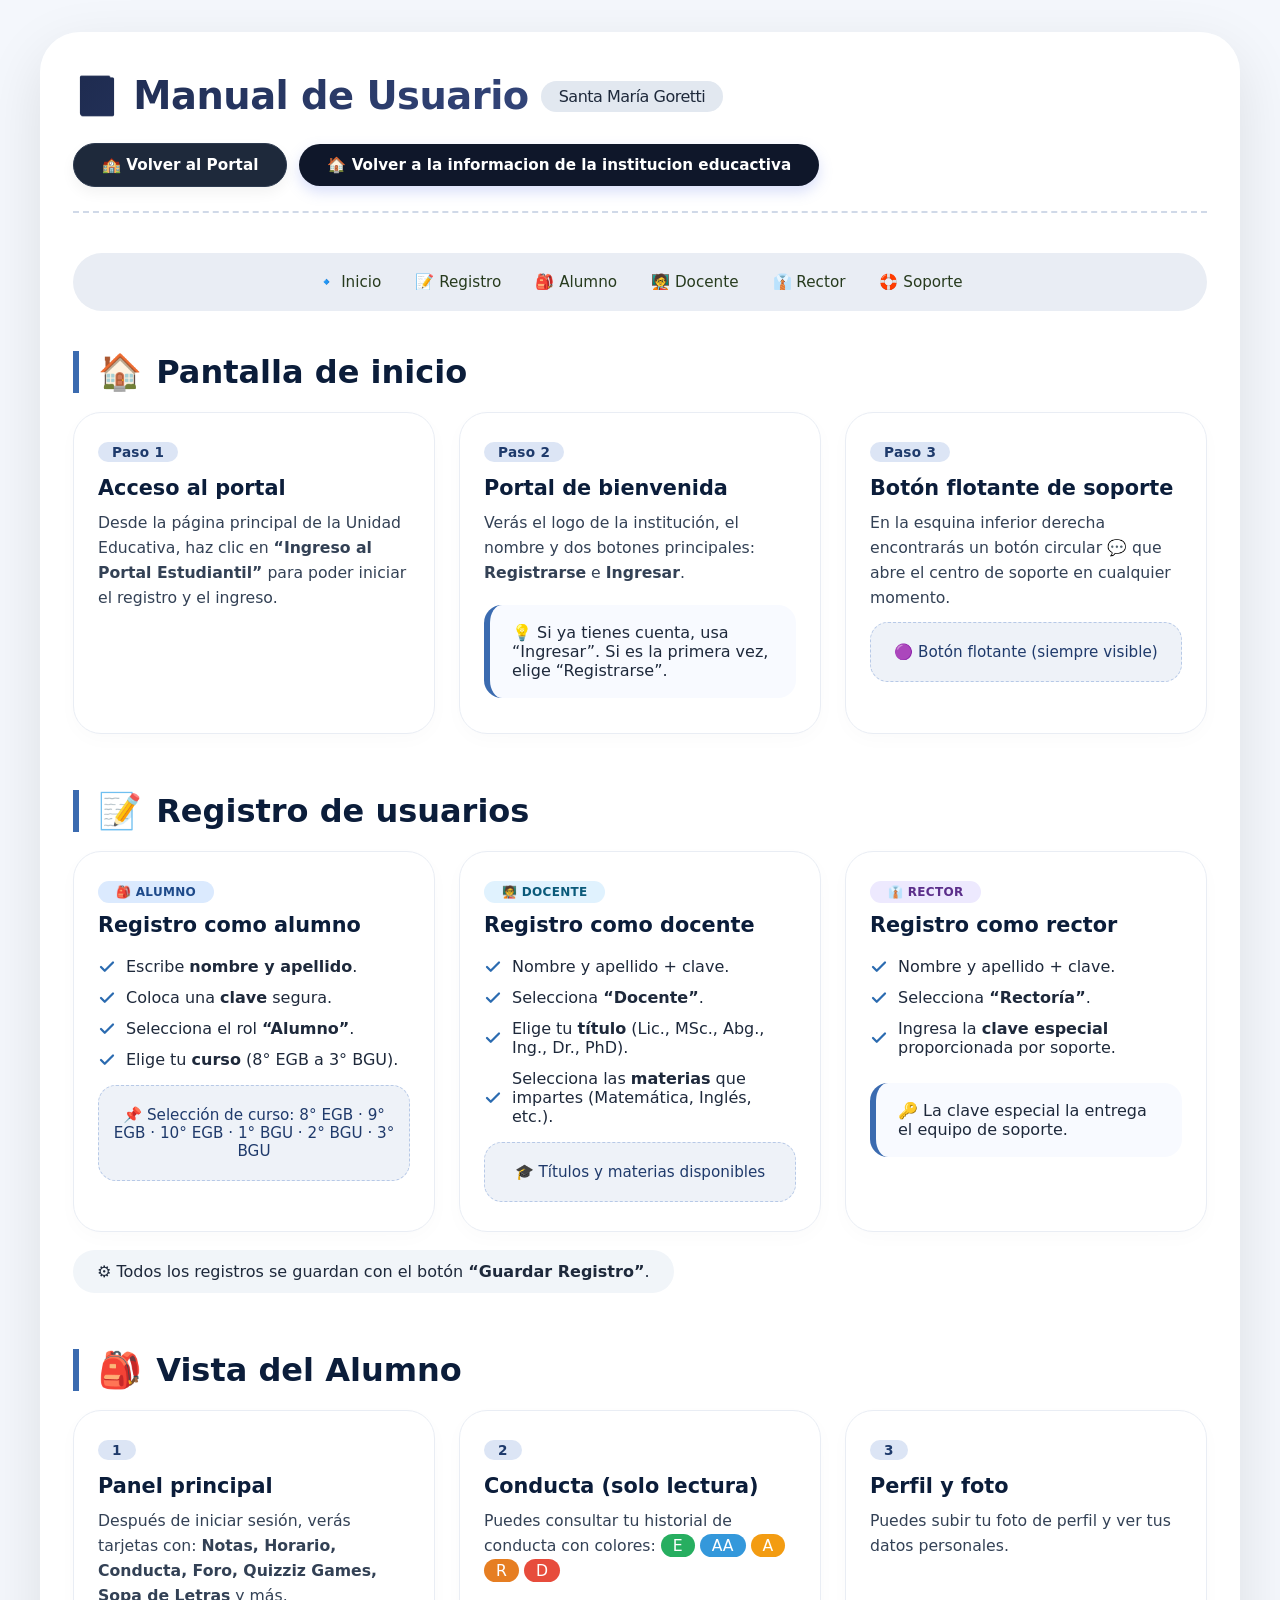
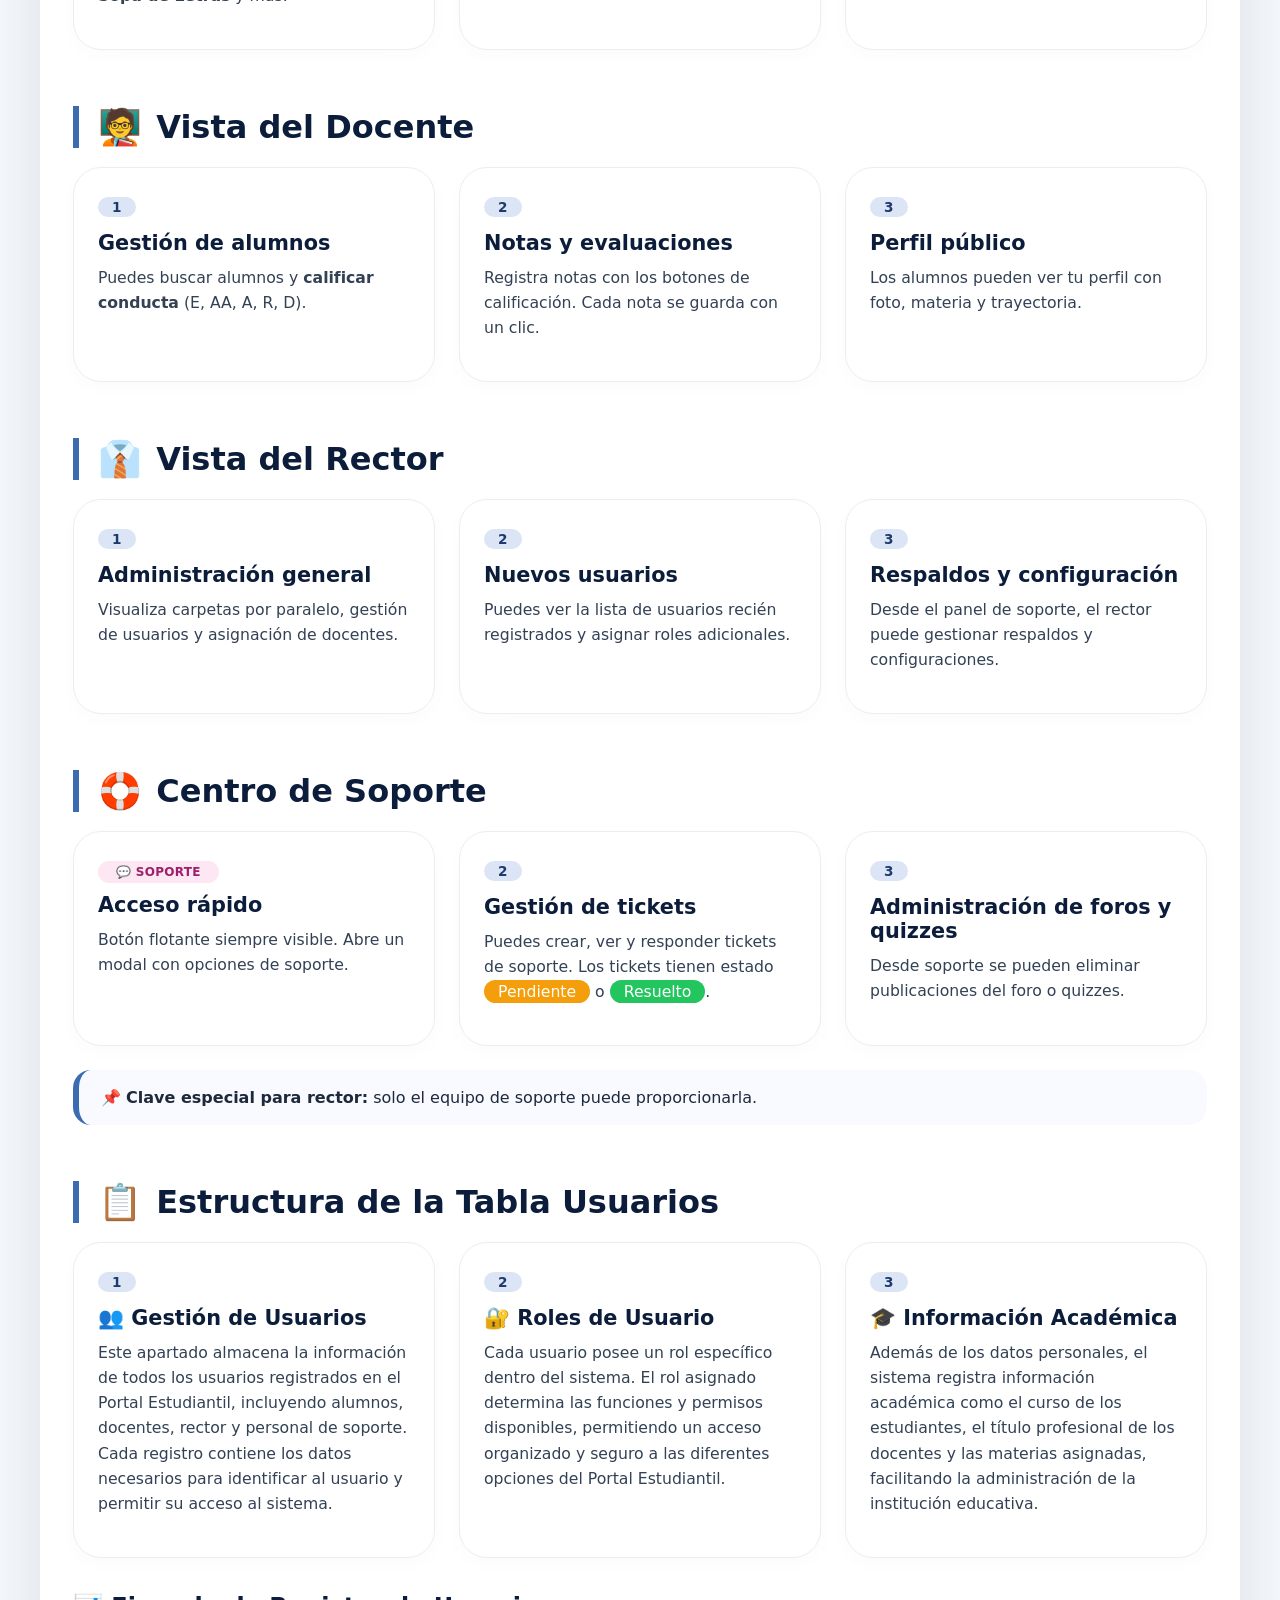
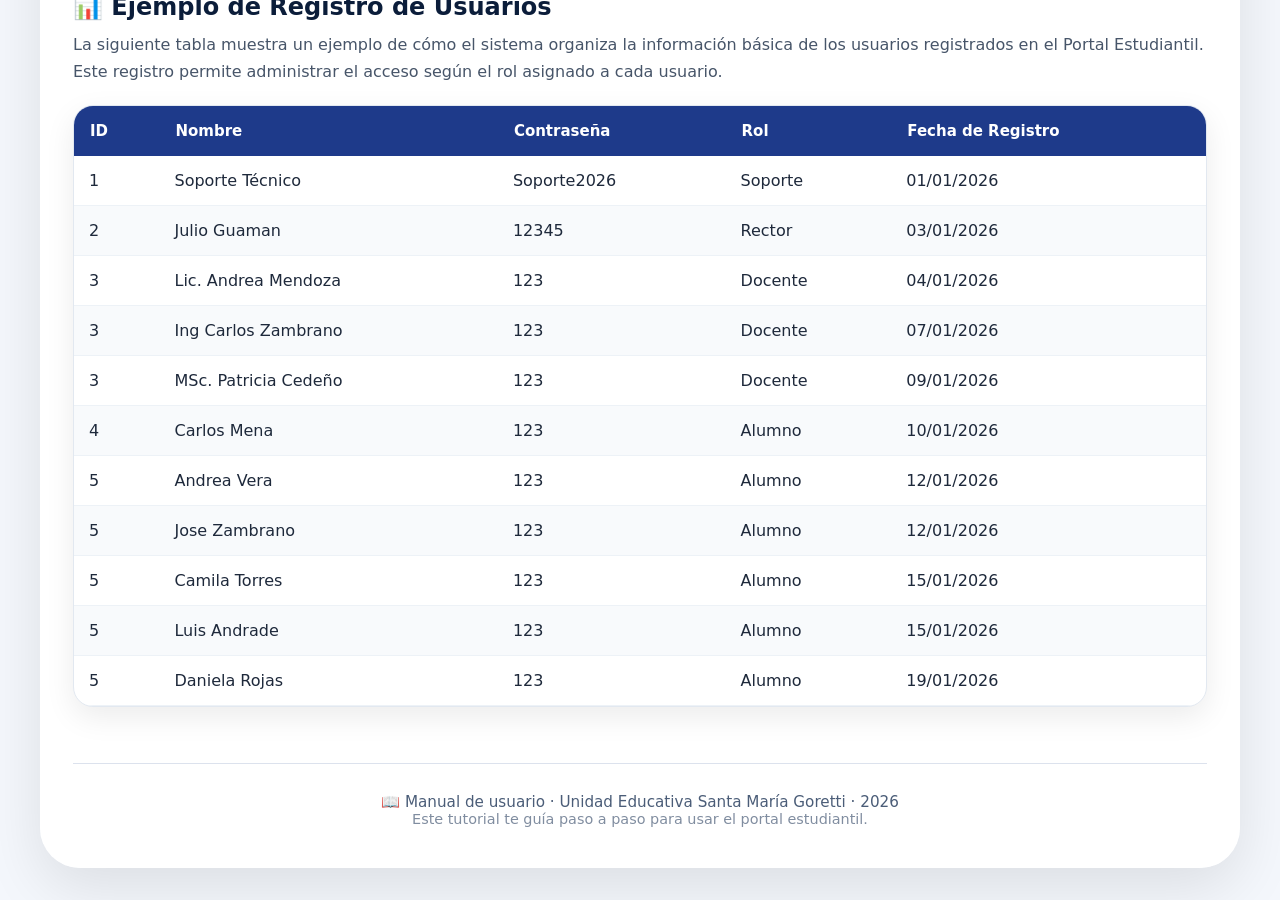
<file: project/manual_usuario.html>
<!DOCTYPE html>
<html lang="es">
<head>
  <meta charset="UTF-8">
  <meta name="viewport" content="width=device-width, initial-scale=1.0">
  <title>Manual de Usuario · Santa María Goretti</title>
<link rel="icon" type="image/png" href="img/manual_usuario.png">
<link rel="stylesheet" href="css/manual.css">
</head>
<body>
  <div class="manual-wrapper">

    <!-- HEADER -->
    <header class="manual-header">
      <h1>
        📘 Manual de Usuario
        <small>Santa María Goretti</small>
      </h1>
      <div class="botones-header">
        <a href="proyecto_F.html" class="btn-volver">🏫 Volver al Portal</a>
        <a href="index.html" class="btn-index">🏠 Volver a la informacion de la institucion educactiva</a>
      </div>
    </header>

    <!-- ÍNDICE RÁPIDO -->
    <nav class="indice">
      <a href="#inicio">🔹 Inicio</a>
      <a href="#registro">📝 Registro</a>
      <a href="#alumno">🎒 Alumno</a>
      <a href="#docente">🧑‍🏫 Docente</a>
      <a href="#rector">👔 Rector</a>
      <a href="#soporte">🛟 Soporte</a>
    </nav>

    <!-- ======== SECCIÓN 1: INICIO ======== -->
    <section id="inicio" class="seccion-manual">
      <h2><span class="emoji">🏠</span> Pantalla de inicio</h2>
      <div class="grid-tutorial">
        <div class="card-paso">
          <span class="numero">Paso 1</span>
          <h3>Acceso al portal</h3>
          <p>Desde la página principal de la Unidad Educativa, haz clic en <strong>“Ingreso al Portal Estudiantil”</strong> para poder iniciar el registro y el ingreso.</p>
        </div>
        <div class="card-paso">
          <span class="numero">Paso 2</span>
          <h3>Portal de bienvenida</h3>
          <p>Verás el logo de la institución, el nombre y dos botones principales: <strong>Registrarse</strong> e <strong>Ingresar</strong>.</p>
          <div class="destacado">
            💡 Si ya tienes cuenta, usa “Ingresar”. Si es la primera vez, elige “Registrarse”.
          </div>
        </div>
        <div class="card-paso">
          <span class="numero">Paso 3</span>
          <h3>Botón flotante de soporte</h3>
          <p>En la esquina inferior derecha encontrarás un botón circular <strong>💬</strong> que abre el centro de soporte en cualquier momento.</p>
          <div class="img-placeholder">
            🟣 Botón flotante (siempre visible)
          </div>
        </div>
      </div>
    </section>

    <!-- ======== SECCIÓN 2: REGISTRO ======== -->
    <section id="registro" class="seccion-manual">
      <h2><span class="emoji">📝</span> Registro de usuarios</h2>
      <div class="grid-tutorial">
        <div class="card-paso">
          <span class="badge-rol badge-alumno">🎒 Alumno</span>
          <h3>Registro como alumno</h3>
          <ul class="list-check">
            <li>Escribe <strong>nombre y apellido</strong>.</li>
            <li>Coloca una <strong>clave</strong> segura.</li>
            <li>Selecciona el rol <strong>“Alumno”</strong>.</li>
            <li>Elige tu <strong>curso</strong> (8° EGB a 3° BGU).</li>
          </ul>
          <div class="img-placeholder">
            📌 Selección de curso: 8° EGB · 9° EGB · 10° EGB · 1° BGU · 2° BGU · 3° BGU
          </div>
        </div>
        <div class="card-paso">
          <span class="badge-rol badge-docente">🧑‍🏫 Docente</span>
          <h3>Registro como docente</h3>
          <ul class="list-check">
            <li>Nombre y apellido + clave.</li>
            <li>Selecciona <strong>“Docente”</strong>.</li>
            <li>Elige tu <strong>título</strong> (Lic., MSc., Abg., Ing., Dr., PhD).</li>
            <li>Selecciona las <strong>materias</strong> que impartes (Matemática, Inglés, etc.).</li>
          </ul>
          <div class="img-placeholder">
            🎓 Títulos y materias disponibles
          </div>
        </div>
        <div class="card-paso">
          <span class="badge-rol badge-rector">👔 Rector</span>
          <h3>Registro como rector</h3>
          <ul class="list-check">
            <li>Nombre y apellido + clave.</li>
            <li>Selecciona <strong>“Rectoría”</strong>.</li>
            <li>Ingresa la <strong>clave especial</strong> proporcionada por soporte.</li>
          </ul>
          <div class="destacado">
            🔑 La clave especial la entrega el equipo de soporte.
          </div>
        </div>
      </div>
      <div style="margin-top: 18px; background: #f1f5f9; border-radius: 40px; padding: 12px 24px; display: inline-block;">
        ⚙️ Todos los registros se guardan con el botón <strong>“Guardar Registro”</strong>.
      </div>
    </section>

    <!-- ======== SECCIÓN 3: ALUMNO ======== -->
    <section id="alumno" class="seccion-manual">
      <h2><span class="emoji">🎒</span> Vista del Alumno</h2>
      <div class="grid-tutorial">
        <div class="card-paso">
          <span class="numero">1</span>
          <h3>Panel principal</h3>
          <p>Después de iniciar sesión, verás tarjetas con: <strong>Notas, Horario, Conducta, Foro, Quizziz Games, Sopa de Letras</strong> y más.</p>
        </div>
        <div class="card-paso">
          <span class="numero">2</span>
          <h3>Conducta (solo lectura)</h3>
          <p>Puedes consultar tu historial de conducta con colores: <span style="background:#27ae60; color:white; padding:2px 12px; border-radius:30px;">E</span> <span style="background:#3498db; color:white; padding:2px 12px; border-radius:30px;">AA</span> <span style="background:#f39c12; color:white; padding:2px 12px; border-radius:30px;">A</span> <span style="background:#e67e22; color:white; padding:2px 12px; border-radius:30px;">R</span> <span style="background:#e74c3c; color:white; padding:2px 12px; border-radius:30px;">D</span></p>
        </div>
        <div class="card-paso">
          <span class="numero">3</span>
          <h3>Perfil y foto</h3>
          <p>Puedes subir tu foto de perfil y ver tus datos personales.</p>
        </div>
      </div>
    </section>

    <!-- ======== SECCIÓN 4: DOCENTE ======== -->
    <section id="docente" class="seccion-manual">
      <h2><span class="emoji">🧑‍🏫</span> Vista del Docente</h2>
      <div class="grid-tutorial">
        <div class="card-paso">
          <span class="numero">1</span>
          <h3>Gestión de alumnos</h3>
          <p>Puedes buscar alumnos y <strong>calificar conducta</strong> (E, AA, A, R, D).</p>
        </div>
        <div class="card-paso">
          <span class="numero">2</span>
          <h3>Notas y evaluaciones</h3>
          <p>Registra notas con los botones de calificación. Cada nota se guarda con un clic.</p>
        </div>
        <div class="card-paso">
          <span class="numero">3</span>
          <h3>Perfil público</h3>
          <p>Los alumnos pueden ver tu perfil con foto, materia y trayectoria.</p>
        </div>
      </div>
    </section>

    <!-- ======== SECCIÓN 5: RECTOR ======== -->
    <section id="rector" class="seccion-manual">
      <h2><span class="emoji">👔</span> Vista del Rector</h2>
      <div class="grid-tutorial">
        <div class="card-paso">
          <span class="numero">1</span>
          <h3>Administración general</h3>
          <p>Visualiza carpetas por paralelo, gestión de usuarios y asignación de docentes.</p>
        </div>
        <div class="card-paso">
          <span class="numero">2</span>
          <h3>Nuevos usuarios</h3>
          <p>Puedes ver la lista de usuarios recién registrados y asignar roles adicionales.</p>
        </div>
        <div class="card-paso">
          <span class="numero">3</span>
          <h3>Respaldos y configuración</h3>
          <p>Desde el panel de soporte, el rector puede gestionar respaldos y configuraciones.</p>
        </div>
      </div>
    </section>

    <!-- ======== SECCIÓN 6: SOPORTE ======== -->
    <section id="soporte" class="seccion-manual">
      <h2><span class="emoji">🛟</span> Centro de Soporte</h2>
      <div class="grid-tutorial">
        <div class="card-paso">
          <span class="badge-rol badge-soporte">💬 Soporte</span>
          <h3>Acceso rápido</h3>
          <p>Botón flotante siempre visible. Abre un modal con opciones de soporte.</p>
        </div>
        <div class="card-paso">
          <span class="numero">2</span>
          <h3>Gestión de tickets</h3>
          <p>Puedes crear, ver y responder tickets de soporte. Los tickets tienen estado <span style="background:#f59e0b; color:white; padding:2px 14px; border-radius:30px;">Pendiente</span> o <span style="background:#22c55e; color:white; padding:2px 14px; border-radius:30px;">Resuelto</span>.</p>
        </div>
        <div class="card-paso">
          <span class="numero">3</span>
          <h3>Administración de foros y quizzes</h3>
          <p>Desde soporte se pueden eliminar publicaciones del foro o quizzes.</p>
        </div>
      </div>
      <div class="destacado" style="margin-top:24px;">
        📌 <strong>Clave especial para rector:</strong> solo el equipo de soporte puede proporcionarla.
      </div>
    </section>

       <!-- ==========================================
     ESTRUCTURA DE LA TABLA USUARIOS
========================================== -->
<section id="tablaUsuarios" class="seccion-manual">

    <h2>
        <span class="emoji">📋</span>
        Estructura de la Tabla Usuarios
    </h2>

    <div class="grid-tutorial">

        <!-- Gestión de Usuarios -->
        <article class="card-paso">

            <header>
                <span class="numero">1</span>
                <h3>👥 Gestión de Usuarios</h3>
            </header>

            <p>
                Este apartado almacena la información de todos los usuarios
                registrados en el Portal Estudiantil, incluyendo alumnos,
                docentes, rector y personal de soporte. Cada registro contiene
                los datos necesarios para identificar al usuario y permitir su
                acceso al sistema.
            </p>

        </article>

        <!-- Roles de Usuario -->
        <article class="card-paso">

            <header>
                <span class="numero">2</span>
                <h3>🔐 Roles de Usuario</h3>
            </header>

            <p>
                Cada usuario posee un rol específico dentro del sistema.
                El rol asignado determina las funciones y permisos disponibles,
                permitiendo un acceso organizado y seguro a las diferentes
                opciones del Portal Estudiantil.
            </p>

        </article>

        <!-- Información Académica -->
        <article class="card-paso">

            <header>
                <span class="numero">3</span>
                <h3>🎓 Información Académica</h3>
            </header>

            <p>
                Además de los datos personales, el sistema registra información
                académica como el curso de los estudiantes, el título profesional
                de los docentes y las materias asignadas, facilitando la
                administración de la institución educativa.
            </p>

        </article>

    </div>

<!-- ==========================================
     TABLA DE USUARIOS
========================================== -->

<h3 class="titulo-tabla">
    📊 Ejemplo de Registro de Usuarios
</h3>

<p class="descripcion-tabla">
    La siguiente tabla muestra un ejemplo de cómo el sistema organiza la
    información básica de los usuarios registrados en el Portal Estudiantil.
    Este registro permite administrar el acceso según el rol asignado a cada
    usuario.
</p>

   <div class="tabla-contenedor">

    <table class="tabla-manual">

        <thead>

            <tr>
                <th>ID</th>
                <th>Nombre</th>
                <th>Contraseña</th>
                <th>Rol</th>
                <th>Fecha de Registro</th>
            </tr>

        </thead>

        <tbody>

            <tr>
                <td>1</td>
                <td>Soporte Técnico</td>
                <td>Soporte2026</td>
                <td>Soporte</td>
                <td>01/01/2026</td>
            </tr>

            <tr>
                <td>2</td>
                <td>Julio Guaman</td>
                <td>12345</td>
                <td>Rector</td>
                <td>03/01/2026</td>
            </tr>

            <tr>
                <td>3</td>
                <td>Lic. Andrea Mendoza</td>
                <td>123</td>
                <td>Docente</td>
                <td>04/01/2026</td>
            </tr>

            <tr>
                <td>3</td>
                <td>Ing Carlos Zambrano</td>
                <td>123</td>
                <td>Docente</td>
                <td>07/01/2026</td>
            </tr>
            
             <tr>
                <td>3</td>
                <td>MSc. Patricia Cedeño</td>
                <td>123</td>
                <td>Docente</td>
                <td>09/01/2026</td>
            </tr>

            <tr>
                <td>4</td>
                <td>Carlos Mena</td>
                <td>123</td>
                <td>Alumno</td>
                <td>10/01/2026</td>
            </tr>

            <tr>
                <td>5</td>
                <td>Andrea Vera</td>
                <td>123</td>
                <td>Alumno</td>
                <td>12/01/2026</td>
            </tr>

             <tr>
                <td>5</td>
                <td>Jose  Zambrano</td>
                <td>123</td>
                <td>Alumno</td>
                <td>12/01/2026</td>
            </tr>

            <tr>
                <td>5</td>
                <td>Camila Torres</td>
                <td>123</td>
                <td>Alumno</td>
                <td>15/01/2026</td>
            </tr>

            <tr>
                <td>5</td>
                <td>Luis  Andrade</td>
                <td>123</td>
                <td>Alumno</td>
                <td>15/01/2026</td>
            </tr>

            <tr>
                <td>5</td>
                <td>Daniela Rojas</td>
                <td>123</td>
                <td>Alumno</td>
                <td>19/01/2026</td>
            </tr>

        </tbody>

    </table>

</div>

</section>

    <!-- FOOTER -->
    <footer class="manual-footer">
      <p>📖 Manual de usuario · Unidad Educativa Santa María Goretti · 2026</p>
      <p style="font-size:0.9rem; opacity:0.7;">Este tutorial te guía paso a paso para usar el portal estudiantil.</p>
    </footer>
  </div>


</body>
</html>
</file>
<file: project/css/manual.css>
/* ====================================================
       ESTILOS MANUAL DE USUARIO
       (se puede copiar en un archivo manual_usuario.css)
       ==================================================== */
    * {
      margin: 0;
      padding: 0;
      box-sizing: border-box;
    }

    body {
      font-family: 'Segoe UI', Roboto, system-ui, -apple-system, sans-serif;
      background: #f4f7fc;
      color: #1e293b;
      padding: 2rem 1rem;
      min-height: 100vh;
      display: flex;
      flex-direction: column;
      align-items: center;
    }

    .manual-wrapper {
      max-width: 1200px;
      width: 100%;
      background: rgba(255, 255, 255, 0.92);
      backdrop-filter: blur(4px);
      border-radius: 40px;
      padding: 2.5rem 2rem;
      box-shadow: 0 20px 60px rgba(0, 0, 0, 0.10);
      border: 1px solid rgba(255, 255, 255, 0.3);
    }

    /* encabezado */
    .manual-header {
      display: flex;
      flex-wrap: wrap;
      align-items: center;
      justify-content: space-between;
      gap: 1.5rem;
      margin-bottom: 2.5rem;
      padding-bottom: 1.5rem;
      border-bottom: 2px dashed #d0d9e8;
    }

    .manual-header h1 {
      font-size: 2.4rem;
      font-weight: 700;
      background: linear-gradient(135deg, #1e2b4f, #3b4f8a);
      -webkit-background-clip: text;
      -webkit-text-fill-color: transparent;
      background-clip: text;
      letter-spacing: -0.5px;
      display: flex;
      align-items: center;
      gap: 12px;
    }

    .manual-header h1 small {
      font-size: 1rem;
      font-weight: 400;
      background: #eef2f7;
      padding: 6px 18px;
      border-radius: 40px;
      color: #1e293b;
      -webkit-text-fill-color: #1e293b;
      background: #e2e8f0;
    }

    /* Contenedor de botones */
    .botones-header {
      display: flex;
      flex-wrap: wrap;
      gap: 12px;
      align-items: center;
    }

    .btn-volver {
      background: #1e293b;
      color: white;
      padding: 12px 28px;
      border-radius: 40px;
      text-decoration: none;
      font-weight: 600;
      font-size: 0.95rem;
      transition: 0.25s;
      box-shadow: 0 6px 14px rgba(0, 0, 0, 0.05);
      border: 1px solid #2d3a4f;
      display: inline-flex;
      align-items: center;
      gap: 8px;
    }

    .btn-volver:hover {
      background: #0f172a;
      transform: translateY(-3px);
      box-shadow: 0 12px 24px rgba(0, 0, 0, 0.12);
    }

    .btn-index {
      background: #0f172a;
      color: white;
      padding: 12px 28px;
      border-radius: 40px;
      text-decoration: none;
      font-weight: 600;
      font-size: 0.95rem;
      transition: 0.25s;
      box-shadow: 0 6px 14px rgba(102, 126, 234, 0.25);
      border: none;
      display: inline-flex;
      align-items: center;
      gap: 8px;
    }

    .btn-index:hover {
      transform: translateY(-3px);
      box-shadow: 0 12px 28px rgba(102, 126, 234, 0.4);
    }

    /* índice rápido */
    .indice {
      display: flex;
      flex-wrap: wrap;
      gap: 10px 18px;
      background: #e9edf4;
      padding: 16px 24px;
      border-radius: 60px;
      margin-bottom: 2.5rem;
      justify-content: center;
    }

    .indice a {
      color: #273b1e;
      text-decoration: none;
      font-weight: 500;
      font-size: 0.95rem;
      padding: 4px 8px;
      border-radius: 30px;
      transition: 0.2s;
    }

    .indice a:hover {
      background: #ffffffcc;
      color: #1f3a7a;
      box-shadow: 0 2px 8px rgba(0,0,0,0.02);
    }

    /* tarjetas de sección */
    .seccion-manual {
      margin-bottom: 3.5rem;
      scroll-margin-top: 1.5rem;
    }

    .seccion-manual h2 {
      font-size: 2rem;
      font-weight: 600;
      color: #0b1d3a;
      display: flex;
      align-items: center;
      gap: 14px;
      margin-bottom: 1.2rem;
      border-left: 6px solid #3b6bb0;
      padding-left: 1.2rem;
    }

    .seccion-manual h2 .emoji {
      font-size: 2.2rem;
    }

    .grid-tutorial {
      display: grid;
      grid-template-columns: repeat(auto-fit, minmax(290px, 1fr));
      gap: 24px;
    }

    .card-paso {
      background: white;
      border-radius: 28px;
      padding: 1.8rem 1.5rem;
      box-shadow: 0 6px 20px rgba(0, 0, 0, 0.02);
      border: 1px solid #e9edf4;
      transition: all 0.25s;
    }

    .card-paso:hover {
      border-color: #b7c9e7;
      box-shadow: 0 12px 30px rgba(0, 20, 60, 0.06);
      transform: translateY(-4px);
    }

    .card-paso .numero {
      display: inline-block;
      background: #dce5f5;
      color: #1e3a6b;
      font-weight: 700;
      font-size: 0.85rem;
      padding: 2px 14px;
      border-radius: 40px;
      margin-bottom: 14px;
      letter-spacing: 0.3px;
    }

    .card-paso h3 {
      font-size: 1.3rem;
      margin-bottom: 10px;
      color: #0b1d3a;
    }

    .card-paso p {
      color: #334155;
      line-height: 1.6;
      margin-bottom: 12px;
      font-size: 0.98rem;
    }

    .card-paso .img-placeholder {
      background: #eef2f8;
      border-radius: 18px;
      padding: 20px 12px;
      text-align: center;
      color: #1f3a6b;
      font-weight: 500;
      font-size: 0.95rem;
      border: 1px dashed #b7c9e7;
      margin-top: 10px;
      display: flex;
      align-items: center;
      justify-content: center;
      gap: 10px;
      flex-wrap: wrap;
    }

    .card-paso .img-placeholder span {
      background: #d0ddea;
      padding: 4px 18px;
      border-radius: 30px;
      font-size: 0.8rem;
      color: #1f3a6b;
    }

    .badge-rol {
      display: inline-block;
      padding: 4px 18px;
      border-radius: 40px;
      font-weight: 600;
      font-size: 0.75rem;
      text-transform: uppercase;
      letter-spacing: 0.3px;
      margin-bottom: 10px;
    }

    .badge-alumno { background: #dbeafe; color: #1e4a8a; }
    .badge-docente { background: #e0f2fe; color: #0b5a7a; }
    .badge-rector { background: #ede9fe; color: #5b2e8a; }
    .badge-soporte { background: #fce7f3; color: #9d1f6b; }

    .list-check {
      list-style: none;
      padding: 0;
      margin: 14px 0 8px;
    }

    .list-check li {
      padding: 6px 0 6px 28px;
      background: url('data:image/svg+xml;utf8,<svg xmlns="http://www.w3.org/2000/svg" width="18" height="18" viewBox="0 0 24 24" fill="none" stroke="%232b6bb0" stroke-width="3" stroke-linecap="round" stroke-linejoin="round"><polyline points="20 6 9 17 4 12"></polyline></svg>') left center no-repeat;
      background-size: 18px;
      color: #1e293b;
    }

    .destacado {
      background: #f8faff;
      border-radius: 18px;
      padding: 18px 22px;
      border-left: 6px solid #3b6bb0;
      margin: 20px 0 6px;
      font-weight: 500;
    }

    /* soporte flotante (solo visual) */
    .flotante-ejemplo {
      position: fixed;
      bottom: 30px;
      right: 30px;
      background: #8f10aff1;
      color: white;
      width: 64px;
      height: 64px;
      border-radius: 50%;
      display: flex;
      align-items: center;
      justify-content: center;
      font-size: 32px;
      box-shadow: 0 8px 24px rgba(0, 0, 0, 0.2);
      cursor: default;
      z-index: 99;
      transition: 0.2s;
      border: none;
    }

    .flotante-ejemplo:hover {
      transform: scale(1.05);
      background: #7a0d96;
    }

    /* responsive */
    @media (max-width: 680px) {
      .manual-wrapper { padding: 1.5rem 1rem; }
      .manual-header { flex-direction: column; align-items: start; }
      .indice { border-radius: 30px; padding: 14px 18px; }
      .botones-header { width: 100%; }
      .btn-volver, .btn-index { flex: 1; justify-content: center; }
    }

    /* pie */
    .manual-footer {
      margin-top: 2.5rem;
      padding-top: 1.8rem;
      border-top: 1px solid #dce2ed;
      text-align: center;
      color: #4b5d78;
      font-size: 0.95rem;
    }
    /* =====================================
   TABLAS DEL MANUAL
=====================================*/

.titulo-tabla{

    margin-top:35px;
    margin-bottom:10px;

    color:#0b1d3a;

    font-size:1.5rem;

    font-weight:700;

}

.descripcion-tabla{

    color:#475569;

    line-height:1.7;

    margin-bottom:20px;

}

.tabla-contenedor{

    background:white;

    border-radius:20px;

    overflow:hidden;

    box-shadow:0 10px 30px rgba(0,0,0,.08);

    border:1px solid #e2e8f0;

    margin-top:20px;

}

.tabla-manual{

    width:100%;

    border-collapse:collapse;

}

.tabla-manual thead{

    background:#1e3a8a;

    color:white;

}

.tabla-manual th{

    padding:16px;

    text-align:left;

    font-size:15px;

}

.tabla-manual td{

    padding:15px;

    border-bottom:1px solid #edf2f7;

}

.tabla-manual tbody tr:nth-child(even){

    background:#f8fafc;

}

.tabla-manual tbody tr:hover{

    background:#e8f1ff;

    transition:.25s;

}
</file>
